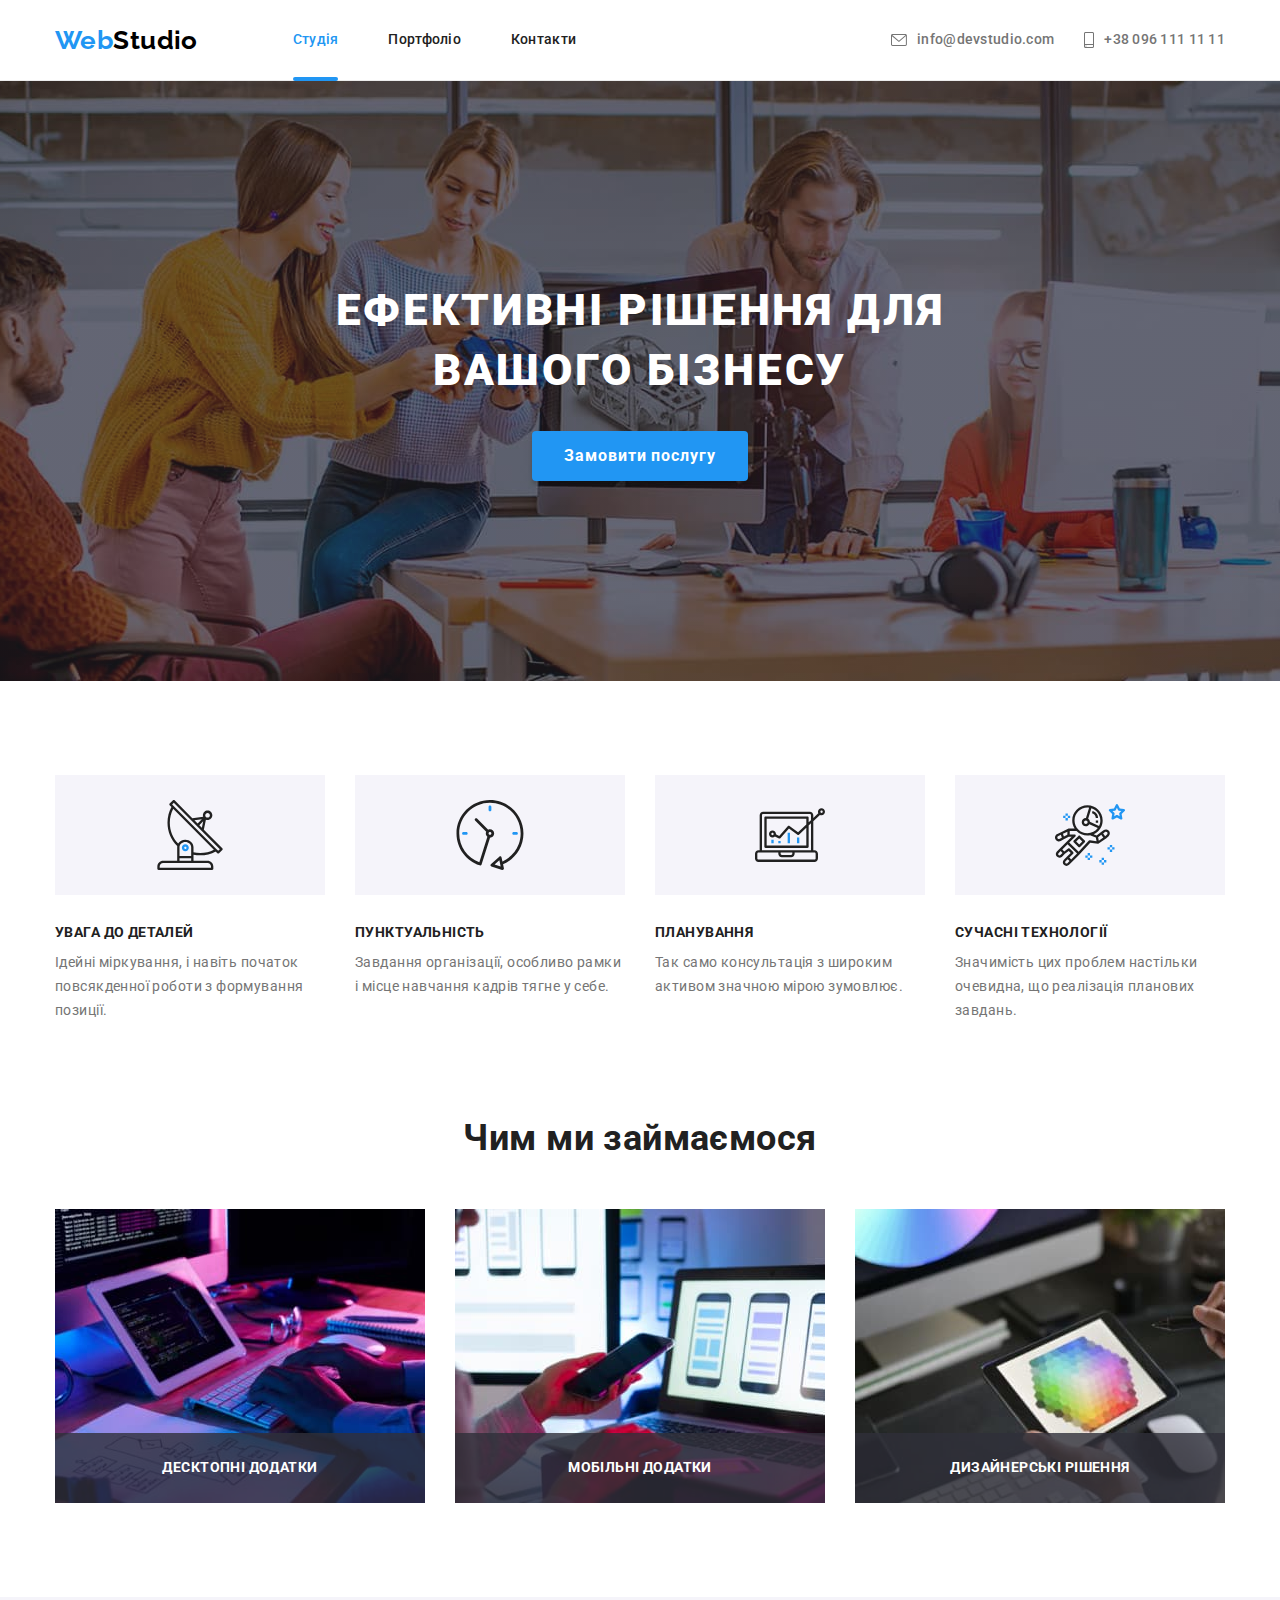
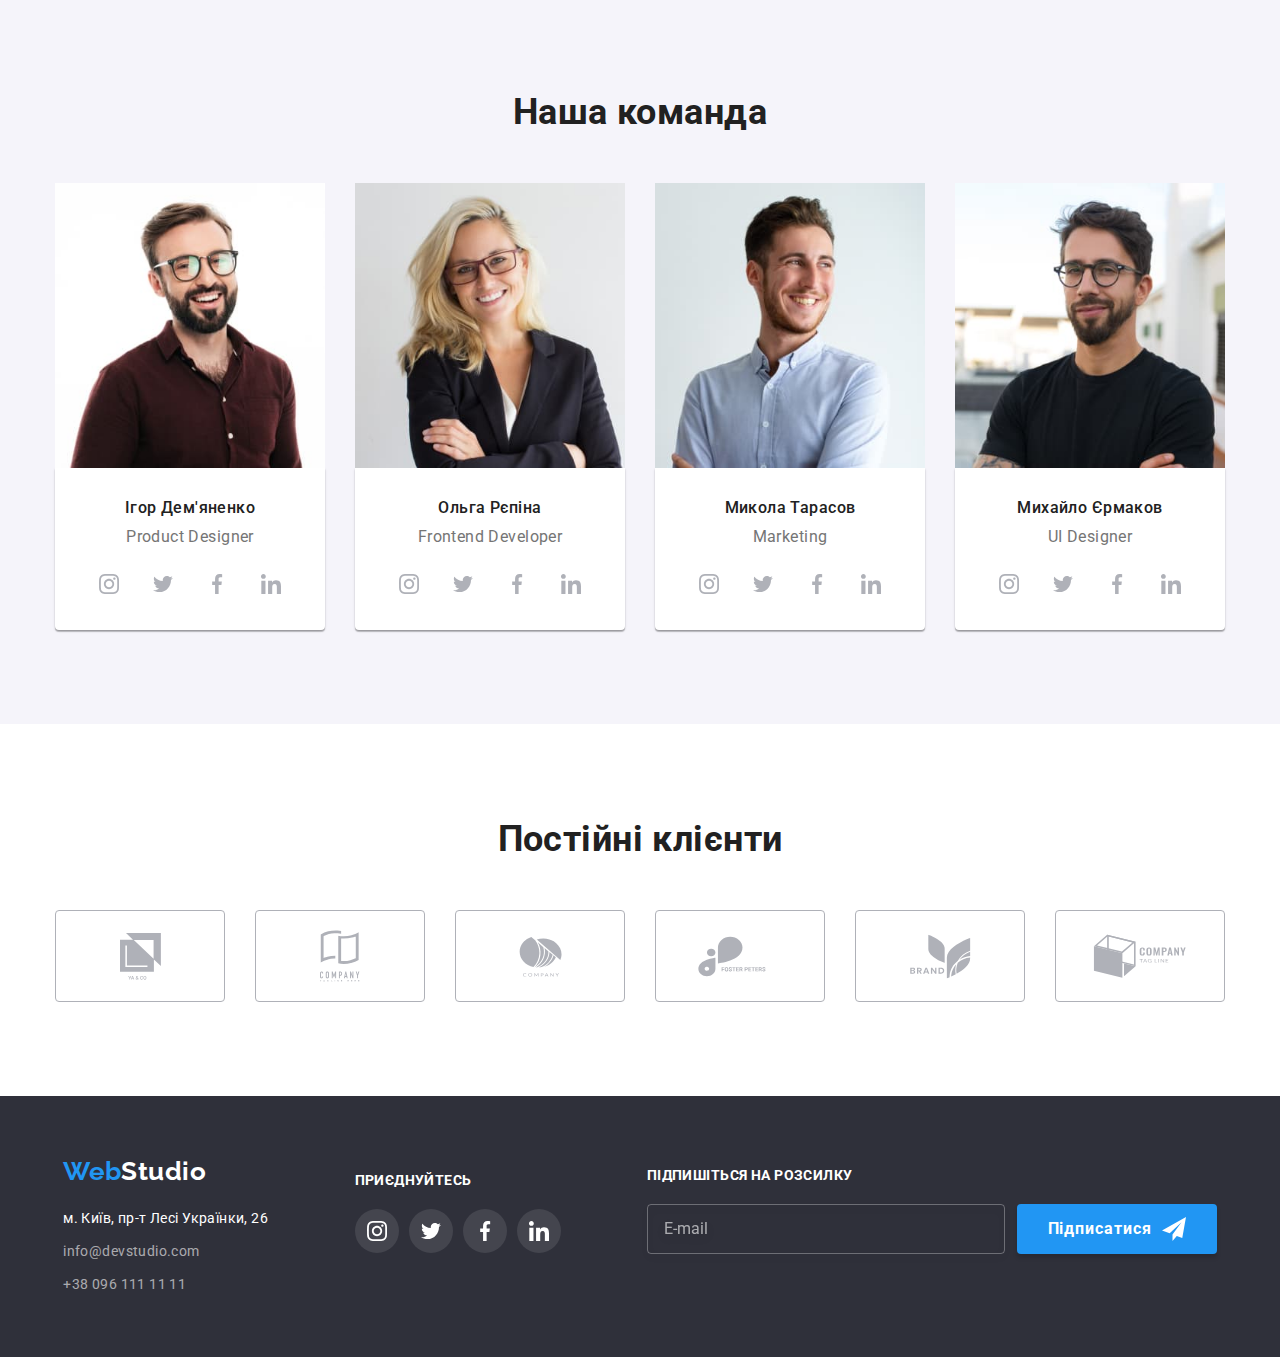
<file: index.html>
<!DOCTYPE html>
<html lang="uk">
<head>
    <meta charset="UTF-8">
    <meta http-equiv="X-UA-Compatible" content="IE=edge">
    <meta name="viewport" content="width=device-width, initial-scale=1.0">
    <link
        href="https://fonts.googleapis.com/css2?family=Raleway:wght@700&family=Roboto:wght@400;500;700;900&display=swap"
        rel="stylesheet">
    <link rel="stylesheet" href="https://cdnjs.cloudflare.com/ajax/libs/modern-normalize/1.1.0/modern-normalize.min.css">
    <link rel="stylesheet" href="./css/main.min.css">
    <meta name="viewport" content="width=device-width, initial-scale=1.0">
    <title>Веб-студія</title>
</head>

<body>

    <header class="page-header">
        <div class="container page-header__container">
            <a href="./index.html" class="logo page-header__logo">Web<span class="logo--black">Studio</span></a>
        <div class="menu-container" id="menu-container" data-menu>

            <nav class="main-nav">
                <ul class="main-nav__list">
                        <li class="main-nav__item">
                            <a href="./index.html"
                                class="main-nav__link main-nav__link--current">Студія</a>
                        </li>
                        <li class="main-nav__item">
                            <a href="./portfolio.html" class="main-nav__link">Портфоліо</a>
                        </li>
                    <li class="main-nav__item">
                        <a href="" class="main-nav__link">Контакти</a>
                    </li>
                </ul>
            </nav>

                <ul class="header-contacts">
                    <li class="header-contacts__item">
                        <a href="mailto:info@devstudio.com"
                            class="header-contacts__link header-contacts__link--email">
                            <svg class="header-contacts__icon" width="16" height="12">
                                <use href="./images/icons.svg#icon-envelope" />
                            </svg> info@devstudio.com</a>
                    </li>
                    <li class="header-contacts__item">
                        <a href="tel:+380961111111"
                            class="header-contacts__link header-contacts__link--tel">
                            <svg class="header-contacts__icon" width="10" height="16">
                                <use href="./images/icons.svg#icon-smartphone" />
                            </svg> +38 096 111 11 11</a>
                    </li>
                </ul>
            <ul class="header-social">
                <li class="header-social__item">
                    <a href="" class="header-social__link">Instagram</a>
                </li>
                <li class="header-social__item">
                    <a href="" class="header-social__link">Twitter</a>
                </li>
                <li class="header-social__item">
                    <a href="" class="header-social__link">Facebook</a>
                </li>
                <li class="header-social__item">
                    <a href="" class="header-social__link">LinkedIn</a>
                </li>
            </ul>
        </div>
        <button type="button" class="menu-button" aria-expanded="false" aria-controls="menu-container"
        data-menu-button>

        <svg width="40" height="40" aria-label="Перемикач мобільного меню">
            <use class="menu-button__icon-burger" href="./images/icons.svg#icon-menu-burger"></use>
            <use class="menu-button__icon-cross" href="./images/icons.svg#icon-menu-close"></use>
        </svg>
    </button>
        </div>
   </header>

   <main>
        <section class="solutions-section">
            <h1 class="solutions-section__title">Ефективні рішення для вашого бізнесу</h1>
            <button class="button solutions-section__button" type="button" data-modal-open>Замовити послугу</button>
        </section>

        <section class="section section--short">
            <div class="container">
                <h2 class="section__title section__title--hidden">Особливості</h2>
                <ul class="feature-list">
                    <li class="feature-list__item">
                        <div class="feature-list__icon-wrapper">
                            <svg class="feature-list__icon" width="70" height="70">
                                <use href="./images/icons.svg#icon-antenna" />
                            </svg>
                        </div>
        
                        <h3 class="feature-list__subtitle">УВАГА ДО ДЕТАЛЕЙ</h3>
                        <p class="feature-list__text">
                            Ідейні міркування, і навіть початок повсякденної роботи з формування позиції.
                        </p>
                    </li>
                    <li class="feature-list__item">
                        <div class="feature-list__icon-wrapper">
                            <svg class="feature-list__icon" width="70" height="70">
                                <use href="./images/icons.svg#icon-clock" />
                            </svg>
                        </div>
                        <h3 class="feature-list__subtitle">ПУНКТУАЛЬНІСТЬ</h3>
                        <p class="feature-list__text">
                            Завдання організації, особливо рамки і місце навчання кадрів тягне у себе.
                        </p>
                    </li>
                    <li class="feature-list__item">
                        <div class="feature-list__icon-wrapper">
                            <svg class="feature-list__icon" width="70" height="70">
                                <use href="./images/icons.svg#icon-diagram" />
                            </svg>
                        </div>
                        <h3 class="feature-list__subtitle">ПЛАНУВАННЯ</h3>
                        <p class="feature-list__text">
                            Так само консультація з широким активом значною мірою зумовлює.
                        </p>
                    </li>
                    <li class="feature-list__item">
                        <div class="feature-list__icon-wrapper">
                            <svg class="feature-list__icon" width="70" height="70">
                                <use href="./images/icons.svg#icon-astronaut" />
                            </svg>
                        </div>
                        <h3 class="feature-list__subtitle">СУЧАСНІ ТЕХНОЛОГІЇ</h3>
                        <p class="feature-list__text">
                            Значимість цих проблем настільки очевидна, що реалізація планових завдань.
                        </p>
                    </li>
                </ul>
            </div>
        </section>
   
        <section class="section work-section">
            <div class="container">
                <h2 class="section__title">Чим ми займаємося</h2>
                <ul class="work-list">
                    <li class="work-list__item">
                        <img class="work-list__image" srcset="
                                ./images/work-1-370.jpg 1x, 
                                ./images/work-1-540.jpg 2x"
                            src="./images/work-1-370.jpg"
                            alt="Програміст крупним планом, що працює за своїм робочим столом"
                            width="370" height="294">
                        <div class="work-list__overlay work-list__overlay--small-dark">
                            <p class="work-list__inscription">
                                Десктопні додатки
                            </p>
                        </div>
                    </li>
        
                    <li class="work-list__item">
                        <img class="work-list__image" srcset="
                                ./images/work-2-370.jpg 1x, 
                                ./images/work-2-540.jpg 2x"
                            src="./images/work-2-370.jpgg"
                            alt="Веб-дизайнери інтерфейсу користувача розробляють програми для смартфонів, команда працює над інтерфейсом мобільних телефонів"
                            width="370" height="294">
                        <div class="work-list__overlay work-list__overlay--small-dark">
                            <p class="work-list__inscription">
                                Мобільні додатки
                            </p>
                        </div>
                    </li>
        
                    <li class="work-list__item">
                        <img class="work-list__image" srcset="
                                ./images/work-3-370.jpg 1x, 
                                ./images/work-3-540.jpg 2x"
                            src="./images/work-3-370.jpg"
                            alt="Креативний веб-дизайн художника з робочим графічним планшетом для вибору кольору"
                            width="370" height="294">
                        <div class="work-list__overlay work-list__overlay--small-dark">
                            <p class="work-list__inscription">
                                Дизайнерські рішення
                            </p>
                        </div>
                    </li>
                </ul>
            </div>
        </section>

  
<section class="section  section--background">
    <div class="container">
        <h2 class="section__title">Наша команда</h2>

        <ul class="team-list">
            <li class="team-list__item team-card">
                <div class="team-card__thumb">
                    <img class="team-card__image" srcset="
                            ./images/team/team-1-450.jpg 450w, 
                            ./images/team/team-1-900.jpg 900w, 
                            ./images/team/team-1-354.jpg 354w, 
                            ./images/team/team-1-704.jpg 704w, 
                            ./images/team/team-1-260.jpg 260w,  
                            ./images/team/team-1-520.jpg 520w"
                        sizes="(min-width: 1200px) 270px, (min-width: 768px) 354px, 100vw"
                        src="./images/team/team-1-450.jpg"
                        alt="Ігор Дем'яненко, продакт-дизайнер">
                </div>

                <div class="team-card__meta">
                    <h3 class="team-card__name">Ігор Дем'яненко</h3>
                    <p class="team-card__position" lang="en">Product Designer
                    </p>
                    <ul class="social-list">
                        <li class="social-list__item">
                            <a href="" class="social-list__link">
                                <svg class="social-list__icon" width="44"
                                    height="44">
                                    <use
                                        href="./images/icons.svg#icon-instagram" />
                                </svg>
                            </a>
                        </li>
                        <li class="social-list__item">
                            <a href="" class="social-list__link">
                                <svg class="social-list__icon" width="44"
                                    height="44">
                                    <use
                                        href="./images/icons.svg#icon-twitter" />
                                </svg>
                            </a>
                        </li>
                        <li class="social-list__item">
                            <a href="" class="social-list__link">
                                <svg class="social-list__icon" width="44"
                                    height="44">
                                    <use
                                        href="./images/icons.svg#icon-facebook" />
                                </svg>
                            </a>
                        </li>
                        <li class="social-list__item">
                            <a href="" class="social-list__link">
                                <svg class="social-list__icon" width="44"
                                    height="44">
                                    <use
                                        href="./images/icons.svg#icon-linkedin" />
                                </svg>
                            </a>
                        </li>
                    </ul>
                </div>
            </li>

            <li class="team-list__item team-card">
                <div class="team-card__thumb">
                    <img class="team-card__image" srcset="
                            ./images/team/team-2-450.jpg 450w, 
                            ./images/team/team-2-900.jpg 900w, 
                            ./images/team/team-2-354.jpg 354w, 
                            ./images/team/team-2-704.jpg 704w, 
                            ./images/team/team-2-260.jpg 260w,  
                            ./images/team/team-2-520.jpg 520w"
                        sizes="(min-width: 1200px) 270px, (min-width: 768px) 354px, 100vw"
                        src="./images/team/team-2-450.jpg"
                        alt="Ольга Рєпіна, розробник">
                </div>

                <div class="team-card__meta">
                    <h3 class="team-card__name">Ольга Рєпіна</h3>
                    <p lang="en" class="team-card__position">Frontend Developer
                    </p>
                    <ul class="social-list">
                        <li class="social-list__item">
                            <a href="" class="social-list__link">
                                <svg class="social-list__icon" width="44"
                                    height="44">
                                    <use
                                        href="./images/icons.svg#icon-instagram" />
                                </svg>
                            </a>
                        </li>
                        <li class="social-list__item">
                            <a href="" class="social-list__link">
                                <svg class="social-list__icon" width="44"
                                    height="44">
                                    <use
                                        href="./images/icons.svg#icon-twitter" />
                                </svg>
                            </a>
                        </li>
                        <li class="social-list__item">
                            <a href="" class="social-list__link">
                                <svg class="social-list__icon" width="44"
                                    height="44">
                                    <use
                                        href="./images/icons.svg#icon-facebook" />
                                </svg>
                            </a>
                        </li>
                        <li class="social-list__item">
                            <a href="" class="social-list__link">
                                <svg class="social-list__icon" width="44"
                                    height="44">
                                    <use
                                        href="./images/icons.svg#icon-linkedin" />
                                </svg>
                            </a>
                        </li>
                    </ul>
                </div>
            </li>
            <li class="team-list__item team-card">
                <div class="team-card__thumb">

                    <img class="team-card__image" srcset="
                            ./images/team/team-3-450.jpg 450w, 
                            ./images/team/team-3-900.jpg 900w, 
                            ./images/team/team-3-354.jpg 354w, 
                            ./images/team/team-3-704.jpg 704w, 
                            ./images/team/team-3-260.jpg 260w,  
                            ./images/team/team-3-520.jpg 520w"
                        sizes="(min-width: 1200px) 270px, (min-width: 768px) 354px, 100vw"
                        src="./images/team/team-3-450.jpg"
                        alt="Микола Тарасов, маркетинг">
                </div>
                <div class="team-card__meta">
                    <h3 class="team-card__name">Микола Тарасов</h3>
                    <p lang="en" class="team-card__position">Marketing</p>
                    <ul class="social-list">
                        <li class="social-list__item">
                            <a href="" class="social-list__link">
                                <svg class="social-list__icon" width="44"
                                    height="44">
                                    <use
                                        href="./images/icons.svg#icon-instagram" />
                                </svg>
                            </a>
                        </li>
                        <li class="social-list__item">
                            <a href="" class="social-list__link">
                                <svg class="social-list__icon" width="44"
                                    height="44">
                                    <use
                                        href="./images/icons.svg#icon-twitter" />
                                </svg>
                            </a>
                        </li>
                        <li class="social-list__item">
                            <a href="" class="social-list__link">
                                <svg class="social-list__icon" width="44"
                                    height="44">
                                    <use
                                        href="./images/icons.svg#icon-facebook" />
                                </svg>
                            </a>
                        </li>
                        <li class="social-list__item">
                            <a href="" class="social-list__link">
                                <svg class="social-list__icon" width="44"
                                    height="44">
                                    <use
                                        href="./images/icons.svg#icon-linkedin" />
                                </svg>
                            </a>
                        </li>
                    </ul>
                </div>
            </li>
            <li class="team-list__item team-card">
                <div class="team-card__thumb">

                    <img class="team-card__image" srcset="
                            ./images/team/team-4-450.jpg 450w, 
                            ./images/team/team-4-900.jpg 900w, 
                            ./images/team/team-4-354.jpg 354w, 
                            ./images/team/team-4-704.jpg 704w, 
                            ./images/team/team-4-260.jpg 260w,  
                            ./images/team/team-4-520.jpg 520w"
                        sizes="(min-width: 1200px) 270px, (min-width: 768px) 354px, 100vw"
                        src="./images/team/team-4-450.jpg"
                        alt="Михайло Єрмаков, дизайнер інтерфейсу користувача">
                </div>
                <div class="team-card__meta">
                    <h3 class="team-card__name">Михайло Єрмаков</h3>
                    <p lang="en" class="team-card__position">UI Designer</p>
                    <ul class="social-list">
                        <li class="social-list__item">
                            <a href="" class="social-list__link">
                                <svg class="social-list__icon" width="44"
                                    height="44">
                                    <use
                                        href="./images/icons.svg#icon-instagram" />
                                </svg>
                            </a>
                        </li>
                        <li class="social-list__item">
                            <a href="" class="social-list__link">
                                <svg class="social-list__icon" width="44"
                                    height="44">
                                    <use
                                        href="./images/icons.svg#icon-twitter" />
                                </svg>
                            </a>
                        </li>
                        <li class="social-list__item">
                            <a href="" class="social-list__link">
                                <svg class="social-list__icon" width="44"
                                    height="44">
                                    <use
                                        href="./images/icons.svg#icon-facebook" />
                                </svg>
                            </a>
                        </li>
                        <li class="social-list__item">
                            <a href="" class="social-list__link">
                                <svg class="social-list__icon" width="44"
                                    height="44">
                                    <use
                                        href="./images/icons.svg#icon-linkedin" />
                                </svg>
                            </a>
                        </li>
                    </ul>
                </div>
            </li>
        </ul>
    </div>
</section>


        <section class="section">
            <div class="container">
                <h2 class="section__title">Постійні клієнти</h2>
                <ul class="client-list">
                    <li class="client-list__item">
                        <a href="" class="client-list__link">
                            <svg class="client-list__icon" width="41" height="47">
                                <use href="./images/icons.svg#icon-client-1" />
                            </svg>
                        </a>
                    </li>
                    <li class="client-list__item">
                        <a href="" class="client-list__link">
                            <svg class="client-list__icon" width="40" height="52">
                                <use href="./images/icons.svg#icon-client-2" />
                            </svg>
                        </a>
                    </li>
                    <li class="client-list__item">
                        <a href="" class="client-list__link">
                            <svg class="client-list__icon" width="43" height="41">
                                <use href="./images/icons.svg#icon-client-3" />
                            </svg>
                        </a>
                    </li>
                    <li class="client-list__item">
                        <a href="" class="client-list__link">
                            <svg class="client-list__icon" width="84" height="41">
                                <use href="./images/icons.svg#icon-client-4" />
                            </svg>
                        </a>
                    </li>
                    <li class="client-list__item">
                        <a href="" class="client-list__link">
                            <svg class="client-list__icon" width="63" height="45">
                                <use href="./images/icons.svg#icon-client-5" />
                            </svg>
                        </a>
                    </li>
                    <li class="client-list__item">
                        <a href="" class="client-list__link">
                            <svg class="client-list__icon" width="94" height="44">
                                <use href="./images/icons.svg#icon-client-6" />
                            </svg>
                        </a>
                    </li>
                </ul>
            </div>
        </section>
   </main>

    <footer class="page-footer">
        <div class="container page-footer__container">
    
            <div class="contacts">
                <a href="./index.html" class="logo page-footer__logo">Web<span
                        class="logo--white">Studio</span></a>
    
                <address class="address">
                    <ul class="address-list">
                        <li class="address-list__item">
                            <a href="https://goo.gl/maps/CPtrU1FHBa2aNyZL9"
                                class="address-list__link address-list__link--white"
                                target="_blank"
                                rel="noopener noreferrer nofollow">м. Київ, пр-т
                                Лесі
                                Українки, 26</a>
                        </li>
                        <li class="address-list__item">
                            <a href="mailto:info@devstudio.com"
                                class="address-list__link address-list__link--color">info@devstudio.com</a>
                        </li>
                        <li class="address-list__item">
                            <a href="tel:+380961111111"
                                class="address-list__link address-list__link--color">+38
                                096 111 11 11</a>
                        </li>
                    </ul>
                </address>
            </div>
    
            <div class="social-network">
                <p class="social-network__text">
                    приєднуйтесь
                </p>
                <ul class="social-list">
                    <li class="social-list__item">
                        <a href="" class="social-list__link">
                            <svg class="social-list__icon social-list__icon--dark"
                                width="44" height="44">
                                <use href="./images/icons.svg#icon-instagram" />
                            </svg>
                        </a>
                    </li>
                    <li class="social-list__item">
                        <a href="" class="social-list__link">
                            <svg class="social-list__icon social-list__icon--dark"
                                width="44" height="44">
                                <use href="./images/icons.svg#icon-twitter" />
                            </svg>
                        </a>
                    </li>
                    <li class="social-list__item">
                        <a href="" class="social-list__link">
                            <svg class="social-list__icon social-list__icon--dark"
                                width="44" height="44">
                                <use href="./images/icons.svg#icon-facebook" />
                            </svg>
                        </a>
                    </li>
                    <li class="social-list__item">
                        <a href="" class="social-list__link">
                            <svg class="social-list__icon social-list__icon--dark"
                                width="44" height="44">
                                <use href="./images/icons.svg#icon-linkedin" />
                            </svg>
                        </a>
                    </li>
                </ul>
            </div>
    
    
            <div class="mailing">
                <p class="mailing__text">
                    Підпишіться на розсилку
                </p>
                <form name="mailing" class="mailing-form">
                    <label class="mailing-form__label">
                        <input type="email" name="mailing"
                            class="mailing-form__input" placeholder="E-mail">
                    </label>
                    <button type="submit" class="button mailing-form__button">
                        Підписатися
                        <svg class="mailing-form__icon" width="24" height="24">
                            <use href="./images/icons.svg#icon-send"></use>
                        </svg>
                    </button>
                </form>
            </div>
        </div>
    </footer>

    <div class="backdrop is-hidden" data-modal>
        <div class="modal">
            <button class="modal__close-button" data-modal-close>

                <svg class="modal__icon" width="11" height="11">
                    <use href="./images/icons.svg#icon-modal-close" />
                </svg>
            </button>
    
            <p class="modal__title">
                Залиште свої дані, ми вам передзвонимо
            </p>
    
            <form class="order-form js-speaker-form">
                <ul class="form-field">
                    <li class="form-field__item">
                        <label for="name" class="form-field__label">Ім'я</label>
                        <input type="text" name="name" id="name" class="form-field__input">
                        <svg class="form-field__icon" width="18" height="18">
                            <use href="./images/icons.svg#icon-person" />
                        </svg>
                    </li>
                    <li class="form-field__item">
                        <label for="tel" class="form-field__label">Телефон</label>
                        <input type="tel" name="tel" id="tel" class="form-field__input">
                        <svg class="form-field__icon" width="18" height="18">
                            <use href="./images/icons.svg#icon-phone" />
                        </svg>
                    </li>
                    <li class="form-field__item">
                        <label for="email" class="form-field__label">Пошта</label>
                        <input type="email" name="email" id="email" class="form-field__input">
                        <svg class="form-field__icon" width="18" height="18">
                            <use href="./images/icons.svg#icon-email" />
                        </svg>
                    </li>
                    <li class="form-field__item form-field__item--comment">
                        <label for="comment" class="form-field__label">Коментар</label>
                        <textarea name="comment" id="comment" class="form-field__input form-field__input--comment"
                            rows="10" placeholder="Введіть текст"></textarea>
                    </li>
                </ul>

                <div class="checkbox">
                    <label class="checkbox__label">

                        <input type="checkbox" name="policy" class="checkbox__input">
                        <span class="checkbox__icon"></span>
                        <span class="checkbox__text">Погоджуюся з розсилкою та приймаю&nbsp;</span> <a href=""
                            class="checkbox__link"> Умови договору</a>
                    </label>
                </div>
                <button type="submit" class="button order-form__button">Відправити</button>
            </form>
        </div>
    </div>

    <script src="./js/mobile-menu.js"></script>
    <script src="./js/modal.js"></script>
    </body>
</html>
</file>
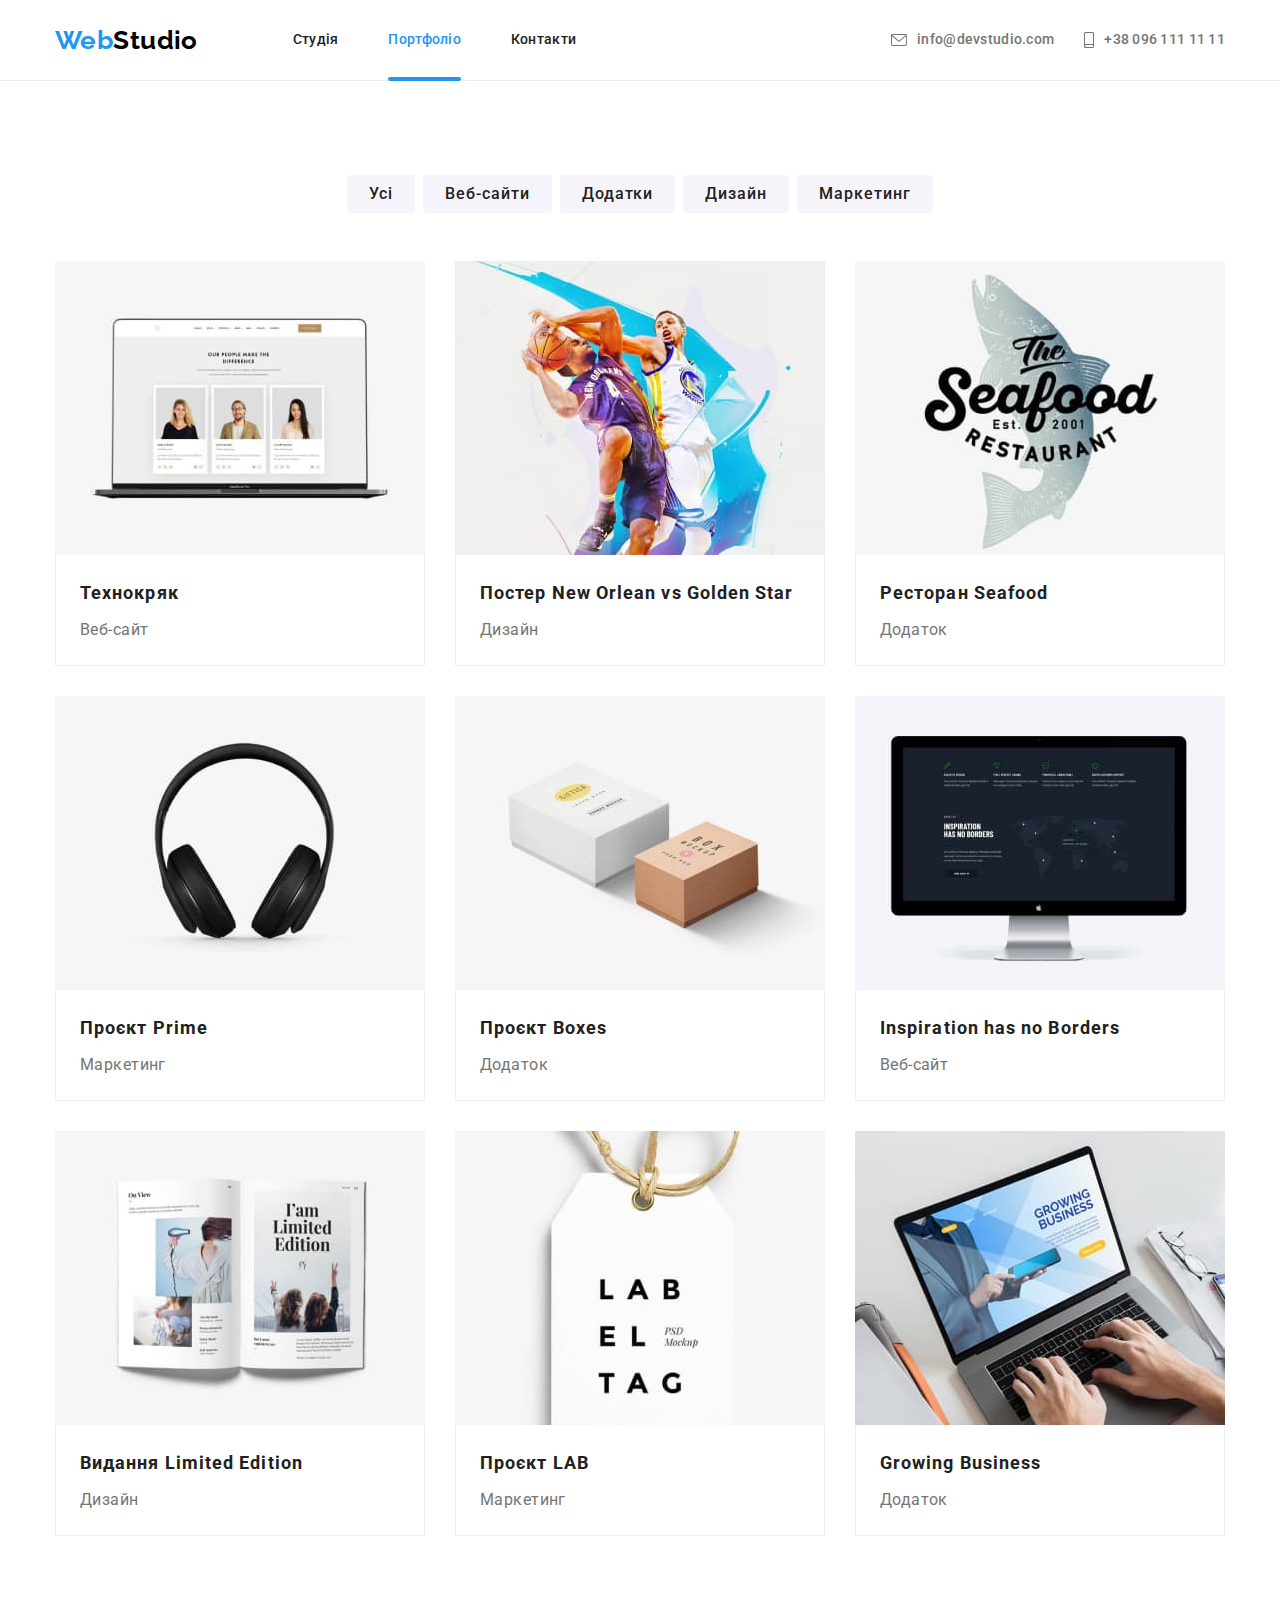
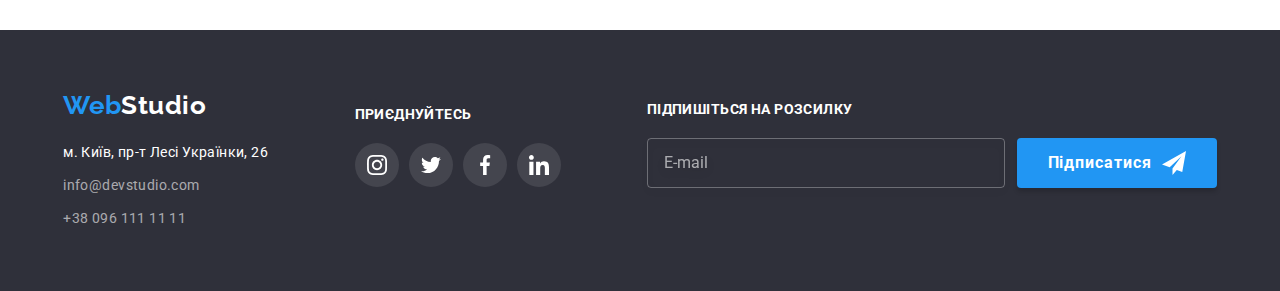
<file: portfolio.html>
<!DOCTYPE html>
<html lang="uk">
<head>
    <meta charset="UTF-8">
    <meta http-equiv="X-UA-Compatible" content="IE=edge">
    <meta name="viewport" content="width=device-width, initial-scale=1.0">
    <link
        href="https://fonts.googleapis.com/css2?family=Raleway:wght@700&family=Roboto:wght@400;500;700;900&display=swap"
        rel="stylesheet">
    <link rel="stylesheet" href="https://cdnjs.cloudflare.com/ajax/libs/modern-normalize/1.1.0/modern-normalize.min.css">
    <link rel="stylesheet" href="./css/main.min.css">
    <meta name="viewport" content="width=device-width, initial-scale=1.0" />
    <title>Веб-студія</title>
</head>

<body class="modal-open">

    <header class="page-header">
        <div class="container page-header__container">
            <a href="./index.html" class="logo page-header__logo">
                <span class="logo__web">Web<span class="logo--black">Studio</span>
            </a>
            <div class="menu-container" id="menu-container" data-menu>
    
                <nav class="main-nav">
                    <ul class="main-nav__list">
                        <li class="main-nav__item">
                            <a href="./index.html" class="main-nav__link">Студія</a>
                        </li>
                        <li class="main-nav__item">
                            <a href="./portfolio.html"
                                class="main-nav__link main-nav__link--current">Портфоліо</a>
                        </li>
                        <li class="main-nav__item">
                            <a href="" class="main-nav__link">Контакти</a>
                        </li>
                    </ul>
                </nav>
    
                <ul class="header-contacts">
                    <li class="header-contacts__item">
                        <a href="mailto:info@devstudio.com"
                            class="header-contacts__link header-contacts__link--email">
                            <svg class="header-contacts__icon" width="16" height="12">
                                <use href="./images/icons.svg#icon-envelope" />
                            </svg> info@devstudio.com</a>
                    </li>
                    <li class="header-contacts__item">
                        <a href="tel:+380961111111"
                            class="header-contacts__link header-contacts__link--tel">
                            <svg class="header-contacts__icon" width="10" height="16">
                                <use href="./images/icons.svg#icon-smartphone" />
                            </svg> +38 096 111 11 11</a>
                    </li>
                </ul>
                <ul class="header-social">
                    <li class="header-social__item">
                        <a href="" class="header-social__link">Instagram</a>
                    </li>
                    <li class="header-social__item">
                        <a href="" class="header-social__link">Twitter</a>
                    </li>
                    <li class="header-social__item">
                        <a href="" class="header-social__link">Facebook</a>
                    </li>
                    <li class="header-social__item">
                        <a href="" class="header-social__link">LinkedIn</a>
                    </li>
                </ul>
            </div>
            <button type="button" class="menu-button" aria-expanded="false"
                aria-controls="menu-container" data-menu-button>
                <svg width="40" height="40" aria-label="Перемикач мобільного меню">
                    <use class="menu-button__icon-burger"
                        href="./images/icons.svg#icon-menu_mobile"></use>
                    <use class="menu-button__icon-cross"
                        href="./images/icons.svg#icon-close-mobile"></use>
                </svg>
            </button>
        </div>
    </header>

    <main>
        <section class="section">
            <div class="container">
                <h1 class="section__title--hidden">
                    Приклади робот
                </h1>
                <ul class="filter-list list">
                    <li class="filter-list__item">
                        <button class="button filter-list__button"
                            type="button">Усі</button>
                    </li>
                    <li class="filter-list__item">
                        <button class="button filter-list__button"
                            type="button">Веб-сайти</button>
                    </li>
                    <li class="filter-list__item">
                        <button class="button filter-list__button"
                            type="button">Додатки</button>
                    </li>
                    <li class="filter-list__item">
                        <button class="button filter-list__button"
                            type="button">Дизайн</button>
                    </li>
                    <li class="filter-list__item">
                        <button class="button filter-list__button"
                            type="button">Маркетинг</button>
                    </li>
                </ul>
    
                <ul class="portfolio-list list">
                    <li class="portfolio-card">
                        <a href="" class="portfolio-card__link link">
                            <div class="portfolio-card__wrapper">
                                <img srcset="
                                    ./images/portfolio/portfolio-1-450.jpg 450w, 
                                    ./images/portfolio/portfolio-1-900.jpg 900w, 
                                    ./images/portfolio/portfolio-1-354.jpg 354w, 
                                    ./images/portfolio/portfolio-1-708.jpg 708w, 
                                    ./images/portfolio/portfolio-1-370.jpg 370w,  
                                    ./images/portfolio/portfolio-1-740.jpg 740w"
                                    sizes="(min-width: 1200px) 370px, (min-width: 768px) 354px, 100vw"
                                    src="./images/portfolio/portfolio-1-450.jpg"
                                    alt="екран ноутбука"
                                    class="portfolio-card__image image">
                                <div class="portfolio-card__overlay">
                                    <p class="portfolio-card__description">
                                        Ресурс пропонує комплексні пропозиції з
                                        різним рівнем функціоналу та сервісів.
                                        Все це дозволить відвідувачу отримати
                                        вичерпні відомості про компанію чи
                                        приватну особу.
                                    </p>
                                </div>
                            </div>
    
                            <div class="portfolio-card__info">
                                <h2 class="portfolio-card__title">
                                    Технокряк
                                </h2>
                                <p class="portfolio-card__text">
                                    Веб-сайт
                                </p>
                            </div>
                        </a>
                    </li>
    
                    <li class="portfolio-card">
                        <a href="" class="portfolio-card__link link">
                            <div class="portfolio-card__wrapper">
                                <img srcset="
                                    ./images/portfolio/portfolio-2-450.jpg 450w, 
                                    ./images/portfolio/portfolio-2-900.jpg 900w, 
                                    ./images/portfolio/portfolio-2-354.jpg 354w, 
                                    ./images/portfolio/portfolio-2-708.jpg 708w, 
                                    ./images/portfolio/portfolio-2-370.jpg 370w,  
                                    ./images/portfolio/portfolio-2-740.jpg 740w"
                                    sizes="(min-width: 1200px) 370px, (min-width: 768px) 354px, 100vw"
                                    src="./images/portfolio/portfolio-2-450.jpg"
                                    alt="баскетбол"
                                    class="portfolio-card__image image">
                                <div class="portfolio-card__overlay">
                                    <p class="portfolio-card__description">
                                        Ресурс пропонує комплексні пропозиції з
                                        різним рівнем функціоналу та сервісів.
                                        Все це дозволить відвідувачу отримати
                                        вичерпні відомості про компанію чи
                                        приватну особу.
                                    </p>
                                </div>
                            </div>
                            <div class="portfolio-card__info">
                                <h2 class="portfolio-card__title">
                                    Постер <span lang="en">New Orlean vs Golden
                                        Star</span></h2>
                                <p class="portfolio-card__text">
                                    Дизайн
                                </p>
                            </div>
                        </a>
                    </li>
    
                    <li class="portfolio-card">
                        <a href="" class="portfolio-card__link link">
                            <div class="portfolio-card__wrapper">
                                <img srcset="
                                    ./images/portfolio/portfolio-3-450.jpg 450w, 
                                    ./images/portfolio/portfolio-3-900.jpg 900w, 
                                    ./images/portfolio/portfolio-3-354.jpg 354w, 
                                    ./images/portfolio/portfolio-3-708.jpg 708w, 
                                    ./images/portfolio/portfolio-3-370.jpg 370w,  
                                    ./images/portfolio/portfolio-3-740.jpg 740w"
                                    sizes="(min-width: 1200px) 370px, (min-width: 768px) 354px, 100vw"
                                    src="./images/portfolio/portfolio-3-450.jpg"
                                    alt="логотип ресторану"
                                    class="portfolio-card__image image">
                                <div class="portfolio-card__overlay">
                                    <p class="portfolio-card__description">
                                        Ресурс пропонує комплексні пропозиції з
                                        різним рівнем функціоналу та сервісів.
                                        Все це дозволить відвідувачу отримати
                                        вичерпні відомості про компанію чи
                                        приватну особу.
                                    </p>
                                </div>
                            </div>
                            <div class="portfolio-card__info">
                                <h2 class="portfolio-card__title">
                                    Ресторан <span lang="en">Seafood</span>
                                </h2>
                                <p class="portfolio-card__text">
                                    Додаток
                                </p>
                            </div>
                        </a>
                    </li>
    
                    <li class="portfolio-card">
                        <a href="" class="portfolio-card__link link">
                            <div class="portfolio-card__wrapper">
                                <img srcset="
                                    ./images/portfolio/portfolio-4-450.jpg 450w, 
                                    ./images/portfolio/portfolio-4-900.jpg 900w, 
                                    ./images/portfolio/portfolio-4-354.jpg 354w, 
                                    ./images/portfolio/portfolio-4-708.jpg 708w, 
                                    ./images/portfolio/portfolio-4-370.jpg 370w,  
                                    ./images/portfolio/portfolio-4-740.jpg 740w"
                                    sizes="(min-width: 1200px) 370px, (min-width: 768px) 354px, 100vw"
                                    src="./images/portfolio/portfolio-4-450.jpg"
                                    alt="навушники"
                                    class="portfolio-card__image image">
                                <div class="portfolio-card__overlay">
                                    <p class="portfolio-card__description">
                                        Ресурс пропонує комплексні пропозиції з
                                        різним рівнем функціоналу та сервісів.
                                        Все це дозволить відвідувачу отримати
                                        вичерпні відомості про компанію чи
                                        приватну особу.
                                    </p>
                                </div>
                            </div>
                            <div class="portfolio-card__info">
                                <h2 class="portfolio-card__title">
                                    Проєкт <span lang="en">Prime</span>
                                </h2>
                                <p class="portfolio-card__text">
                                    Маркетинг
                                </p>
                            </div>
                        </a>
                    </li>
    
                    <li class="portfolio-card">
                        <a href="" class="portfolio-card__link link">
                            <div class="portfolio-card__wrapper">
                                <img srcset="
                                    ./images/portfolio/portfolio-5-450.jpg 450w, 
                                    ./images/portfolio/portfolio-5-900.jpg 900w, 
                                    ./images/portfolio/portfolio-5-354.jpg 354w, 
                                    ./images/portfolio/portfolio-5-708.jpg 708w, 
                                    ./images/portfolio/portfolio-5-370.jpg 370w,  
                                    ./images/portfolio/portfolio-5-740.jpg 740w"
                                    sizes="(min-width: 1200px) 370px, (min-width: 768px) 354px, 100vw"
                                    src="./images/portfolio/portfolio-5-450.jpg"
                                    alt="коробки"
                                    class="portfolio-card__image image">
                                <div class="portfolio-card__overlay">
                                    <p class="portfolio-card__description">
                                        Ресурс пропонує комплексні пропозиції з
                                        різним рівнем функціоналу та сервісів.
                                        Все це дозволить відвідувачу отримати
                                        вичерпні відомості про компанію чи
                                        приватну особу.
                                    </p>
                                </div>
                            </div>
                            <div class="portfolio-card__info">
                                <h2 class="portfolio-card__title">
                                    Проєкт <span lang="en">Boxes</span>
                                </h2>
                                <p class="portfolio-card__text">
                                    Додаток
                                </p>
                            </div>
                        </a>
                    </li>
    
                    <li class="portfolio-card">
                        <a href="" class="portfolio-card__link link">
                            <div class="portfolio-card__wrapper">
                                <img srcset="
                                    ./images/portfolio/portfolio-6-450.jpg 450w, 
                                    ./images/portfolio/portfolio-6-900.jpg 900w, 
                                    ./images/portfolio/portfolio-6-354.jpg 354w, 
                                    ./images/portfolio/portfolio-6-708.jpg 708w, 
                                    ./images/portfolio/portfolio-6-370.jpg 370w,  
                                    ./images/portfolio/portfolio-6-740.jpg 740w"
                                    sizes="(min-width: 1200px) 370px, (min-width: 768px) 354px, 100vw"
                                    src="./images/portfolio/portfolio-6-450.jpg"
                                    alt="монітор"
                                    class="portfolio-card__image image">
                                <div class="portfolio-card__overlay">
                                    <p class="portfolio-card__description">
                                        Ресурс пропонує комплексні пропозиції з
                                        різним рівнем функціоналу та сервісів.
                                        Все це дозволить відвідувачу отримати
                                        вичерпні відомості про компанію чи
                                        приватну особу.
                                    </p>
                                </div>
                            </div>
                            <div class="portfolio-card__info">
                                <h2 class="portfolio-card__title" lang="en">
                                    Inspiration has no Borders
                                </h2>
                                <p class="portfolio-card__text">
                                    Веб-сайт
                                </p>
                            </div>
                        </a>
                    </li>
    
                    <li class="portfolio-card">
                        <a href="" class="portfolio-card__link link">
                            <div class="portfolio-card__wrapper">
                                <img srcset="
                                    ./images/portfolio/portfolio-7-450.jpg 450w, 
                                    ./images/portfolio/portfolio-7-900.jpg 900w, 
                                    ./images/portfolio/portfolio-7-354.jpg 354w, 
                                    ./images/portfolio/portfolio-7-708.jpg 708w, 
                                    ./images/portfolio/portfolio-7-370.jpg 370w,  
                                    ./images/portfolio/portfolio-7-740.jpg 740w"
                                    sizes="(min-width: 1200px) 370px, (min-width: 768px) 354px, 100vw"
                                    src="./images/portfolio/portfolio-7-450.jpg"
                                    alt="журнал"
                                    class="portfolio-card__image image">
                                <div class="portfolio-card__overlay">
                                    <p class="portfolio-card__description">
                                        Ресурс пропонує комплексні пропозиції з
                                        різним рівнем функціоналу та сервісів.
                                        Все це дозволить відвідувачу отримати
                                        вичерпні відомості про компанію чи
                                        приватну особу.
                                    </p>
                                </div>
                            </div>
                            <div class="portfolio-card__info">
                                <h2 class="portfolio-card__title">
                                    Видання <span lang="en">Limited Edition</span>
                                </h2>
                                <p class="portfolio-card__text">
                                    Дизайн
                                </p>
                            </div>
                        </a>
                    </li>
    
                    <li class="portfolio-card">
                        <a href="" class="portfolio-card__link link">
                            <div class="portfolio-card__wrapper">
                                <img srcset="
                                    ./images/portfolio/portfolio-8-450.jpg 450w, 
                                    ./images/portfolio/portfolio-8-900.jpg 900w, 
                                    ./images/portfolio/portfolio-8-354.jpg 354w, 
                                    ./images/portfolio/portfolio-8-708.jpg 708w, 
                                    ./images/portfolio/portfolio-8-370.jpg 370w,  
                                    ./images/portfolio/portfolio-8-740.jpg 740w"
                                    sizes="(min-width: 1200px) 370px, (min-width: 768px) 354px, 100vw"
                                    src="./images/portfolio/portfolio-8-450.jpg"
                                    alt="ярлик" class="portfolio-card__image image">
                                <div class="portfolio-card__overlay">
                                    <p class="portfolio-card__description">
                                        Ресурс пропонує комплексні пропозиції з
                                        різним рівнем функціоналу та сервісів.
                                        Все це дозволить відвідувачу отримати
                                        вичерпні відомості про компанію чи
                                        приватну особу.
                                    </p>
                                </div>
                            </div>
                            <div class="portfolio-card__info">
                                <h2 class="portfolio-card__title">
                                    Проєкт <span lang="en">LAB</span>
                                </h2>
                                <p class="portfolio-card__text">
                                    Маркетинг
                                </p>
                            </div>
                        </a>
                    </li>
    
                    <li class="portfolio-card">
                        <a href="" class="portfolio-card__link link">
                            <div class="portfolio-card__wrapper">
                                <img srcset="
                                    ./images/portfolio/portfolio-9-450.jpg 450w, 
                                    ./images/portfolio/portfolio-9-900.jpg 900w, 
                                    ./images/portfolio/portfolio-9-354.jpg 354w, 
                                    ./images/portfolio/portfolio-9-708.jpg 708w, 
                                    ./images/portfolio/portfolio-9-370.jpg 370w,  
                                    ./images/portfolio/portfolio-9-740.jpg 740w"
                                    sizes="(min-width: 1200px) 370px, (min-width: 768px) 354px, 100vw"
                                    src="./images/portfolio/portfolio-9-450.jpg"
                                    alt="ноутбук"
                                    class="portfolio-card__image image">
                                <div class="portfolio-card__overlay">
                                    <p class="portfolio-card__description">
                                        Ресурс пропонує комплексні пропозиції з
                                        різним рівнем функціоналу та сервісів.
                                        Все це дозволить відвідувачу отримати
                                        вичерпні відомості про компанію чи
                                        приватну особу.
                                    </p>
                                </div>
                            </div>
                            <div class="portfolio-card__info">
                                <h2 class="portfolio-card__title" lang="en">
                                    Growing Business
                                </h2>
                                <p class="portfolio-card__text">
                                    Додаток
                                </p>
                            </div>
                        </a>
                    </li>
                </ul>
            </div>
        </section>
    </main>

    <footer class="page-footer">
        <div class="container page-footer__container">

            <div class="contacts">
                <a href="./index.html" class="logo page-footer__logo">Web<span class="logo--white">Studio</span></a>

                <address class="address">
                    <ul class="address-list">
                        <li class="address-list__item">
                            <a href="https://goo.gl/maps/CPtrU1FHBa2aNyZL9"
                                class="address-list__link address-list__link--white" target="_blank"
                                rel="noopener noreferrer nofollow">м. Київ, пр-т Лесі
                                Українки, 26</a>
                        </li>
                        <li class="address-list__item">
                            <a href="mailto:info@devstudio.com"
                                class="address-list__link address-list__link--color">info@devstudio.com</a>
                        </li>
                        <li class="address-list__item">
                            <a href="tel:+380961111111" class="address-list__link address-list__link--color">+38
                                096 111 11 11</a>
                        </li>
                    </ul>
                </address>
            </div>

            <div class="social-network">
                <p class="social-network__text">
                    приєднуйтесь
                </p>
                <ul class="social-list">
                    <li class="social-list__item">
                        <a href="" class="social-list__link">
                            <svg class="social-list__icon social-list__icon--dark" width="44" height="44">
                                <use href="./images/icons.svg#icon-instagram" />
                            </svg>
                        </a>
                    </li>
                    <li class="social-list__item">
                        <a href="" class="social-list__link">
                            <svg class="social-list__icon social-list__icon--dark" width="44" height="44">
                                <use href="./images/icons.svg#icon-twitter" />
                            </svg>
                        </a>
                    </li>
                    <li class="social-list__item">
                        <a href="" class="social-list__link">
                            <svg class="social-list__icon social-list__icon--dark" width="44" height="44">
                                <use href="./images/icons.svg#icon-facebook" />
                            </svg>
                        </a>
                    </li>
                    <li class="social-list__item">
                        <a href="" class="social-list__link">
                            <svg class="social-list__icon social-list__icon--dark" width="44" height="44">
                                <use href="./images/icons.svg#icon-linkedin" />
                            </svg>
                        </a>
                    </li>
                </ul>
            </div>


            <div class="mailing">
                <p class="mailing__text">
                    Підпишіться на розсилку
                </p>
                <form name="mailing" class="mailing-form">
                    <label class="mailing-form__label">
                        <input type="email" name="mailing" class="mailing-form__input" placeholder="E-mail">
                    </label>
                    <button type="submit" class="button mailing-form__button">
                        Підписатися
                        <svg class="mailing-form__icon" width="24" height="24">
                            <use href="./images/icons.svg#icon-send"></use>
                        </svg>
                    </button>
                </form>
            </div>
        </div>
    </footer>

</body>
</html>
</file>
<file: css/main.min.css>
body{color:#757575;background-color:#fff;font-family:"Roboto",sans-serif;font-size:14px;letter-spacing:.03em}h1,h2,h3,h4,h5,h6,p,ul{margin-top:0;margin-bottom:0}img{display:block;max-width:100%;height:auto}.portfolio-list,.filter-list,.form-field,.address-list,.client-list,.team-list,.work-list,.feature-list,.header-social,.header-contacts,.main-nav__list,.social-list{padding:0;margin:0;list-style:none;display:flex;gap:30px}.portfolio-card__link,.address-list__link,.client-list__link,.header-social__link,.header-contacts__link,.main-nav__link,.logo{margin-top:0;margin-bottom:0;text-decoration:none}.container{min-width:320px;max-width:100%;padding-left:15px;padding-right:15px;margin:0 auto}@media screen and (min-width: 480px){.container{width:480px}}@media screen and (min-width: 768px){.container{width:768px}}@media screen and (min-width: 1200px){.container{width:1200px}}.logo{font-family:"Raleway",sans-serif;font-weight:700;color:#2196f3}.logo--black{color:#000}.logo--white{color:#fff}.button{display:flex;justify-content:center;align-items:center;margin:0 auto;box-shadow:0px 4px 4px rgba(0,0,0,.15);border:none;border-radius:4px;font-family:inherit;font-weight:700;font-size:16px;line-height:1.88;letter-spacing:.06em;cursor:pointer;transition:background-color 250ms cubic-bezier(0.4, 0, 0.2, 1)}.social-list{display:flex;justify-content:center;align-items:center;gap:10px}.social-list__item{width:44px;height:44px}.social-list__icon{border:none;border-radius:50%;background-color:#fff;fill:#afb1b8;transition:background-color 250ms cubic-bezier(0.4, 0, 0.2, 1),fill 250ms cubic-bezier(0.4, 0, 0.2, 1)}@media screen and (min-width: 1200px){.social-list__link:hover .social-list__icon,.social-list__link:focus .social-list__icon{fill:#fff;background-color:#2196f3}}.page-header{position:relative;border-bottom:1px solid #ececec}.page-header__container{display:flex;justify-content:center;align-items:center;justify-content:space-between}@media screen and (min-width: 1200px){.page-header__container{justify-content:space-between}}.page-header__logo{padding-top:16px;padding-bottom:16px;font-size:24px;line-height:1.17}@media screen and (min-width: 1200px){.page-header__logo{font-size:26px;line-height:1.19}}@media screen and (max-width: 767.5px){.menu-button{border:none;background-color:rgba(0,0,0,0);z-index:2;cursor:pointer}.menu-button.is-open{position:absolute;top:10px;right:15px}.menu-button__icon-cross{display:none}.menu-button.is-open .menu-button__icon-cross{display:block}.menu-button.is-open .menu-button__icon-cross:hover{fill:#2196f3}.menu-button.is-open .menu-button__icon-burger{display:none}}@media screen and (max-width: 767.5px){.menu-container{display:none;position:absolute;top:0%;left:0;width:100%;z-index:1;padding:48px 40px;background-color:#fff}.menu-container.is-open{display:block}}@media screen and (min-width: 768px){.menu-container{display:flex;justify-content:center;align-items:center;gap:96px}}@media screen and (min-width: 1200px){.menu-container{gap:315px}}@media screen and (min-width: 768px){.page-header .menu-button{display:none}}@media screen and (max-width: 479px){.menu-container{padding:48px 20px}.header-contacts__link.header-contacts__link--tel{font-size:25px}.header-contacts__link.header-contacts__link--email{font-size:20px}.header-social{flex-wrap:wrap}.header-social .header-social__link{font-size:12px}}.main-nav__list{flex-direction:column;gap:32px;margin-bottom:306px}@media screen and (min-width: 768px){.main-nav__list{flex-direction:row;gap:50px;margin-bottom:0}}@media screen and (min-width: 1200px){.main-nav__list{margin-left:92px}}.main-nav__item{position:relative}.main-nav__link{color:#212121;font-weight:500;font-size:40px;line-height:1.17;letter-spacing:.02em}@media screen and (min-width: 768px){.main-nav__link{display:block;padding-top:32px;padding-bottom:32px;font-weight:500;font-size:14px;line-height:1.14}}.main-nav__link:hover,.main-nav__link:focus{color:#2196f3}.main-nav__link--current{color:#2196f3}@media screen and (min-width: 768px){.main-nav__link--current::after{content:"";position:absolute;left:0;bottom:-1px;display:block;width:100%;height:4px;border-radius:2px;background-color:#2196f3}}.header-contacts{flex-direction:column-reverse;gap:32px;margin-bottom:64px}@media screen and (min-width: 768px){.header-contacts{flex-direction:column;align-items:start;margin-top:20px;margin-bottom:20px;gap:10px;color:#757575}}@media screen and (min-width: 1200px){.header-contacts{flex-direction:row;align-items:center;gap:30px}}.header-contacts__icon{margin-right:10px;fill:#757575}@media screen and (max-width: 767.5px){.header-contacts__icon{display:none}}.header-contacts__link{color:#757575;font-weight:500;letter-spacing:.02em}.header-contacts__link:hover,.header-contacts__link:focus,.header-contacts__link:hover .header-contacts__icon,.header-contacts__link:focus .header-contacts__icon{fill:#2196f3;color:#2196f3}.header-contacts__link--tel{font-size:34px;line-height:1.18;color:#2196f3}@media screen and (min-width: 768px){.header-contacts__link--tel{display:flex;justify-content:center;align-items:center;font-size:12px;line-height:1.17;color:#757575}}@media screen and (min-width: 1200px){.header-contacts__link--tel{font-size:14px;line-height:1.14}}.header-contacts__link--email{font-size:24px;line-height:1.17}@media screen and (min-width: 768px){.header-contacts__link--email{display:flex;justify-content:center;align-items:center;font-size:12px;line-height:1.17}}@media screen and (min-width: 1200px){.header-contacts__link--email{font-size:14px;line-height:1.14}}.header-social{display:flex;gap:0}@media screen and (min-width: 768px){.header-social{display:none}}.header-social__item{padding-left:10px;padding-right:10px}.header-social__item:first-child{padding-left:0}.header-social__item:not(:last-child){border-right:1px solid rgba(33,33,33,.2)}.header-social__link{color:#757575;font-weight:500;font-size:18px;line-height:1.22;letter-spacing:.02em;color:#2196f3}.section{padding-top:60px;padding-bottom:60px}.section--background{background-color:#f5f4fa}@media screen and (min-width: 1200px){.section{padding-top:94px;padding-bottom:94px}}.section__title{margin-bottom:30px;color:#212121;font-size:28px;line-height:1.17;text-align:center}.section__title--hidden{position:absolute;white-space:nowrap;width:1px;height:1px;overflow:hidden;border:0;padding:0;clip:rect(0 0 0 0);clip-path:inset(50%);margin:-1px}@media screen and (min-width: 1200px){.section__title{margin-bottom:50px;font-size:36px;line-height:1.17}}.solutions-section{padding-top:118px;padding-bottom:118px;margin:0 auto;background-image:linear-gradient(to right, rgba(47, 48, 58, 0.4), rgba(47, 48, 58, 0.4)),url("../images/solutions/hero-mobile.jpg");background-repeat:no-repeat;background-position:center;background-size:cover;background-color:#c4c4c4;text-align:center}@media(min-device-pixel-ratio: 2),(min-resolution: 192dpi),(min-resolution: 2dppx){.solutions-section{background-image:linear-gradient(to right, rgba(47, 48, 58, 0.4), rgba(47, 48, 58, 0.4)),url("../images/solutions/hero-mobile@2x.jpg")}}@media screen and (min-width: 768px){.solutions-section{background-image:linear-gradient(to right, rgba(47, 48, 58, 0.4), rgba(47, 48, 58, 0.4)),url("../images/solutions/hero-tablet.jpg")}}@media screen and (min-width: 768px)and (min-device-pixel-ratio: 2),screen and (min-width: 768px)and (min-resolution: 192dpi),screen and (min-width: 768px)and (min-resolution: 2dppx){.solutions-section{background-image:linear-gradient(to right, rgba(47, 48, 58, 0.4), rgba(47, 48, 58, 0.4)),url("../images/solutions/hero-tablet@2x.jpg")}}@media screen and (min-width: 1200px){.solutions-section{max-width:1600px;height:600px;padding-top:200px;padding-bottom:200px;background-image:linear-gradient(to right, rgba(47, 48, 58, 0.4), rgba(47, 48, 58, 0.4)),url("../images/solutions/hero-desktop.jpg")}}@media screen and (min-width: 1200px)and (min-device-pixel-ratio: 2),screen and (min-width: 1200px)and (min-resolution: 192dpi),screen and (min-width: 1200px)and (min-resolution: 2dppx){.solutions-section{background-image:linear-gradient(to right, rgba(47, 48, 58, 0.4), rgba(47, 48, 58, 0.4)),url("../images/solutions/hero-desktop@2x.jpg")}}.solutions-section__title{margin:0 auto 30px;text-align:center;width:360px;color:#fff;font-weight:900;font-size:26px;line-height:1.62;text-align:center;letter-spacing:.06em;text-transform:uppercase}@media screen and (max-width: 479px){.solutions-section__title{width:90vw}}@media screen and (min-width: 768px){.solutions-section__title{width:360px}}@media screen and (min-width: 1200px){.solutions-section__title{width:696px;font-size:44px;line-height:1.36}}.solutions-section__button{width:200px;height:50px;background-color:#2196f3;color:#fff}@media screen and (min-width: 1200px){.solutions-section__button{width:216px}.solutions-section__button:hover,.solutions-section__button:focus{background-color:#188ce8}}.feature-list{flex-direction:column}.feature-list__icon-wrapper{display:flex;justify-content:center;align-items:center;width:100%;height:120px;margin-bottom:30px;background:#f5f4fa}.feature-list__subtitle{margin-bottom:10px;font-size:14px;color:#212121;text-align:center;line-height:1.14;text-transform:uppercase}.feature-list__text{line-height:1.71}@media screen and (min-width: 768px){.feature-list{flex-direction:row;flex-wrap:wrap}.feature-list__item{flex-basis:calc((100% - 30px)/2)}.feature-list__subtitle{text-align:left}}@media screen and (min-width: 1200px){.feature-list__item{flex-basis:calc((100% - 90px)/4)}.section--short{padding-bottom:0}}@media screen and (max-width: 1199px){.work-section{display:none}}@media screen and (min-width: 1200px){.work-section{display:block}}.work-list__item{position:relative}.work-list__overlay{display:flex;justify-content:center;align-items:center;position:absolute;left:0;bottom:0;width:100%;height:70px;background:rgba(47,48,58,.8)}.work-list__inscription{color:#fff;font-weight:700;line-height:1.14;text-align:center;text-transform:uppercase}.team-list{flex-direction:column}@media screen and (min-width: 768px){.team-list{flex-direction:row;flex-wrap:wrap}}.team-card{flex-basis:calc(100% - 30px)}@media screen and (min-width: 768px){.team-card{flex-basis:calc((100% - 30px)/2)}}@media screen and (min-width: 1200px){.team-card{flex-basis:calc((100% - 90px)/4)}.team-card__thumb{width:270px}}.team-card__meta{background-color:#fff;padding-top:30px;padding-bottom:24px;box-shadow:0px 1px 3px rgba(0,0,0,.12),0px 1px 1px rgba(0,0,0,.14),0px 2px 1px rgba(0,0,0,.2);border-radius:0px 0px 4px 4px}.team-card__name{margin-bottom:10px;color:#212121;font-weight:500;font-size:16px;line-height:1.19;text-align:center}.team-card__position{margin-bottom:16px;font-size:16px;line-height:1.19;text-align:center}.client-list{flex-wrap:wrap}.client-list__link{display:flex;justify-content:center;align-items:center;margin:0 auto;width:210px;height:92px;border:1px solid #afb1b8;border-radius:4px;transition:border-color 250ms cubic-bezier(0.4, 0, 0.2, 1)}.client-list__link:hover,.client-list__link:focus{fill:#2196f3;border-color:#2196f3}.client-list__icon{fill:#afb1b8;background-color:#fff;transition:fill 250ms cubic-bezier(0.4, 0, 0.2, 1)}.client-list__link:hover .client-list__icon,.client-list__link:focus .client-list__icon{fill:#2196f3}@media screen and (min-width: 768px){.client-list{flex-direction:row;flex-wrap:wrap;flex-basis:calc((100% - 30px)/2)}.client-list__item{flex-basis:calc((100% - 60px)/3)}.client-list__link{width:226px}}@media screen and (min-width: 1200px){.client-list__item{flex-basis:calc((100% - 150px)/6)}.client-list__link{width:170px}}@media screen and (max-width: 479px){.client-list__link{width:100%}.client-list__item{width:calc((100% - 30px)/2)}}.page-footer{padding-top:60px;padding-bottom:60px;background-color:#2f303a;text-align:center}.page-footer__logo{display:block;margin-bottom:20px;font-size:24px;line-height:1.17}.address-list{flex-direction:column;gap:8px;margin-bottom:60px}.address-list__link{line-height:1.71;font-style:normal;transition:color 250ms cubic-bezier(0.4, 0, 0.2, 1)}.address-list__link--white{color:#fff}.address-list__link--color{color:rgba(255,255,255,.6)}@media screen and (min-width: 768px){.social-network{margin-top:5px}}.social-network__text{margin-bottom:20px;color:#fff;font-weight:700;line-height:1.14;text-transform:uppercase}.social-list__icon--dark{fill:#fff;background-color:rgba(255,255,255,.1);transition:background-color 250ms cubic-bezier(0.4, 0, 0.2, 1)}.mailing{margin-top:60px}.mailing__text{margin-bottom:20px;color:#fff;font-weight:700;line-height:1.14;text-transform:uppercase}.mailing-form__input{width:450px;height:50px;margin-bottom:20px;border-radius:4px;padding-left:16px;border:1px solid rgba(255,255,255,.3);filter:drop-shadow(0px 4px 4px rgba(0, 0, 0, 0.15));background-color:inherit;color:#fff}@media screen and (max-width: 479px){.mailing-form__input{width:100%}}.mailing-form__input::placeholder{font-size:16px;line-height:1.25;color:rgba(255,255,255,.6)}.mailing-form__button{width:200px;height:50px;gap:10px;background-color:#2196f3;color:#fff}.mailing-form__icon{fill:#fff}@media screen and (min-width: 768px){.page-footer__container{display:flex;flex-wrap:wrap;justify-content:space-around}.address{flex:0 1 50%}.address-list{margin-bottom:0}.social-network{flex:0 1 25%}.mailing{flex:0 1 100%}}@media screen and (min-width: 1200px){.contacts{text-align:left}.page-footer__logo{font-size:26px;line-height:1.19}.page-footer__container{padding:0 15px;flex-wrap:nowrap;gap:70px}.address{flex:0 1 auto}.social-network{flex:0 1 auto}.mailing{flex:0 1 auto}.page-footer__logo{display:inline-block;margin-bottom:20px}.address-list{flex-direction:column;gap:9px}.address-list__link{line-height:1.71;font-style:normal;transition:color 250ms cubic-bezier(0.4, 0, 0.2, 1)}.address-list__link--white{color:#fff}.address-list__link--color{color:rgba(255,255,255,.6)}.address-list__link--color:hover,.address-list__link--color:focus{color:#2196f3}.social-network__text{margin-top:12px;margin-bottom:20px;color:#fff;font-weight:700;line-height:1.14;text-transform:uppercase;text-align:left}.mailing{margin-top:12px;height:86px}.mailing__text{font-weight:700;line-height:1.14;text-transform:uppercase;text-align:left}.mailing-form{margin-top:20px;display:flex;align-items:flex-start;gap:12px}.mailing-form__input{width:358px;height:50px;border-radius:4px;padding-left:16px}.mailing-form__input::placeholder{font-size:16px;line-height:1.25;color:rgba(255,255,255,.6)}}.backdrop{position:fixed;top:0;left:0;width:100%;height:100%;background-color:rgba(0,0,0,.2);opacity:1;transition:opacity 250ms cubic-bezier(0.4, 0, 0.2, 1)}@media screen and (max-width: 479px){.backdrop{z-index:10}}.backdrop.is-hidden{opacity:0;pointer-events:none}.backdrop.is-hidden .modal{transform:translate(-50%, -50%) scale(0.85)}.modal{position:absolute;top:50%;left:50%;width:450px;padding:40px;background-color:#fff;transform:translate(-50%, -50%) scale(1);transition:transform 250ms cubic-bezier(0.4, 0, 0.2, 1)}@media screen and (max-width: 479px){.modal{width:100%}}@media screen and (min-width: 1200px){.modal{width:528px;padding:40px}}.modal__title{margin-bottom:12px;color:#212121;font-weight:700;font-size:20px;line-height:1.5;text-align:center}@media screen and (min-width: 1200px){.modal__title{font-size:20px;line-height:1.15}}.modal__close-button{display:flex;justify-content:center;align-items:center;position:absolute;top:8px;right:8px;z-index:1;width:30px;height:30px;background:#fff;border:1px solid rgba(0,0,0,.1);border-radius:50%;cursor:pointer}.modal__icon{fill:#000;transition:fill 200ms cubic-bezier(0.4, 0, 0.2, 1)}.modal__close-button:hover .modal__icon,.modal__close-button:focus .modal__icon{fill:#2196f3}.order-form__button{width:200px;height:50px;background:#2196f3;color:#fff;transition:background-color 250ms cubic-bezier(0.4, 0, 0.2, 1)}.order-form__button:hover,.order-form__button:focus{background-color:#188ce8}.form-field{flex-direction:column;gap:10px}.form-field__label{display:block;margin-bottom:4px;font-size:12px;line-height:1.17;letter-spacing:.01em;color:#757575}.form-field__item{position:relative}.form-field__item--comment{margin-bottom:20px}.form-field__input{width:100%;height:40px;padding-left:42px;border:1px solid rgba(33,33,33,.2);border-radius:4px}.form-field__input:focus{border:1px solid #2196f3;outline:rgba(0,0,0,0)}.form-field__input::placeholder{color:rgba(117,117,117,.5);font-size:12px;line-height:1.17;letter-spacing:.01em}.form-field__input--comment{height:120px;padding:12px 16px;resize:none}.form-field__icon{position:absolute;left:12px;top:50%;display:inline-block;width:18px;height:18px;fill:#212121}.form-field__input:focus~.form-field__icon{fill:#2196f3}.checkbox{margin-bottom:30px}.checkbox__input{-webkit-appearance:none;-moz-appearance:none;appearance:none;position:absolute}.checkbox__icon{display:inline-block;align-self:center;width:16px;height:15px;margin-right:8px;background-image:url("../images/icons/check.svg")}@media screen and (max-width: 479px){.checkbox__icon{background-size:cover}}.checkbox__input:checked+.checkbox__icon{background-image:url("../images/icons/checked.svg");background-repeat:no-repeat;background-size:auto;background-position:center;background-color:#2196f3;border-radius:2px}.checkbox__label{display:flex;justify-content:center;align-items:center;justify-content:start}@media screen and (max-width: 479px){.checkbox__label{justify-content:center;flex-wrap:wrap}}@media screen and (min-width: 1200px){.checkbox__label{justify-content:center}}.checkbox__text{font-size:12px;line-height:1.17}@media screen and (min-width: 1200px){.checkbox__text{font-size:14px;line-height:1.71}}.checkbox__link{color:#2196f3;font-size:12px;line-height:1.17}@media screen and (min-width: 1200px){.checkbox__link{font-size:14px;line-height:1.71}}.filter-list{flex-wrap:wrap;gap:8px}@media screen and (max-width: 479.9px){.filter-list{max-width:336px;row-gap:15px;margin-bottom:40px}}@media screen and (min-width: 480px)and (max-width: 767px){.filter-list{width:336px;row-gap:15px;margin-bottom:40px}}@media screen and (min-width: 768px){.filter-list{justify-content:center;margin-bottom:30px}}@media screen and (min-width: 1200px){.filter-list{margin-bottom:48px}}.filter-list__button{height:38px;width:auto;padding:0 22px;background-color:#f5f4fa;color:#212121;box-shadow:none;font-weight:500;font-size:16px;line-height:1.63;transition:background-color 250ms cubic-bezier(0.4, 0, 0.2, 1),color 250ms cubic-bezier(0.4, 0, 0.2, 1),box-shadow 250ms cubic-bezier(0.4, 0, 0.2, 1)}.filter-list__button:hover,.filter-list__button:focus{box-shadow:0px 3px 1px rgba(0,0,0,.1),0px 1px 2px rgba(0,0,0,.08),0px 2px 2px rgba(0,0,0,.12);background-color:#2196f3;color:#fff}@media screen and (max-width: 767px){.portfolio-list{flex-direction:column}}@media screen and (min-width: 768px){.portfolio-list{flex-wrap:wrap}}.portfolio-card{transition:box-shadow 250ms cubic-bezier(0.4, 0, 0.2, 1)}.portfolio-card:hover{box-shadow:0px 1px 1px rgba(0,0,0,.12),0px 4px 4px rgba(0,0,0,.06),1px 4px 6px rgba(0,0,0,.16)}@media screen and (min-width: 768px){.portfolio-card{flex-basis:calc((100% - 30px)/2)}}@media screen and (min-width: 1200px){.portfolio-card{flex-basis:calc((100% - 60px)/3)}}@media screen and (max-width: 767px){.portfolio-card:not(:last-child){margin-bottom:30px}}.portfolio-card__wrapper{position:relative;overflow:hidden}.portfolio-card__overlay{display:flex;justify-content:center;align-items:center;position:absolute;width:100%;height:100%;top:0;left:0;background-color:rgba(33,150,243,.9);transform:translateY(100%);transition:transform 250ms cubic-bezier(0.4, 0, 0.2, 1)}.portfolio-card:hover .portfolio-card__overlay{transform:translateY(0)}.portfolio-card__description{width:322px;color:#fff;font-size:18px;line-height:1.56}.portfolio-card__info{height:auto;padding:20px 24px;border:1px solid #eee;border-top:none;background:#fff}.portfolio-card__title{margin-bottom:4px;color:#212121;font-size:18px;line-height:2;letter-spacing:.06em}.portfolio-card__text{color:#757575;font-size:16px;line-height:1.88}/*# sourceMappingURL=main.min.css.map */
</file>
